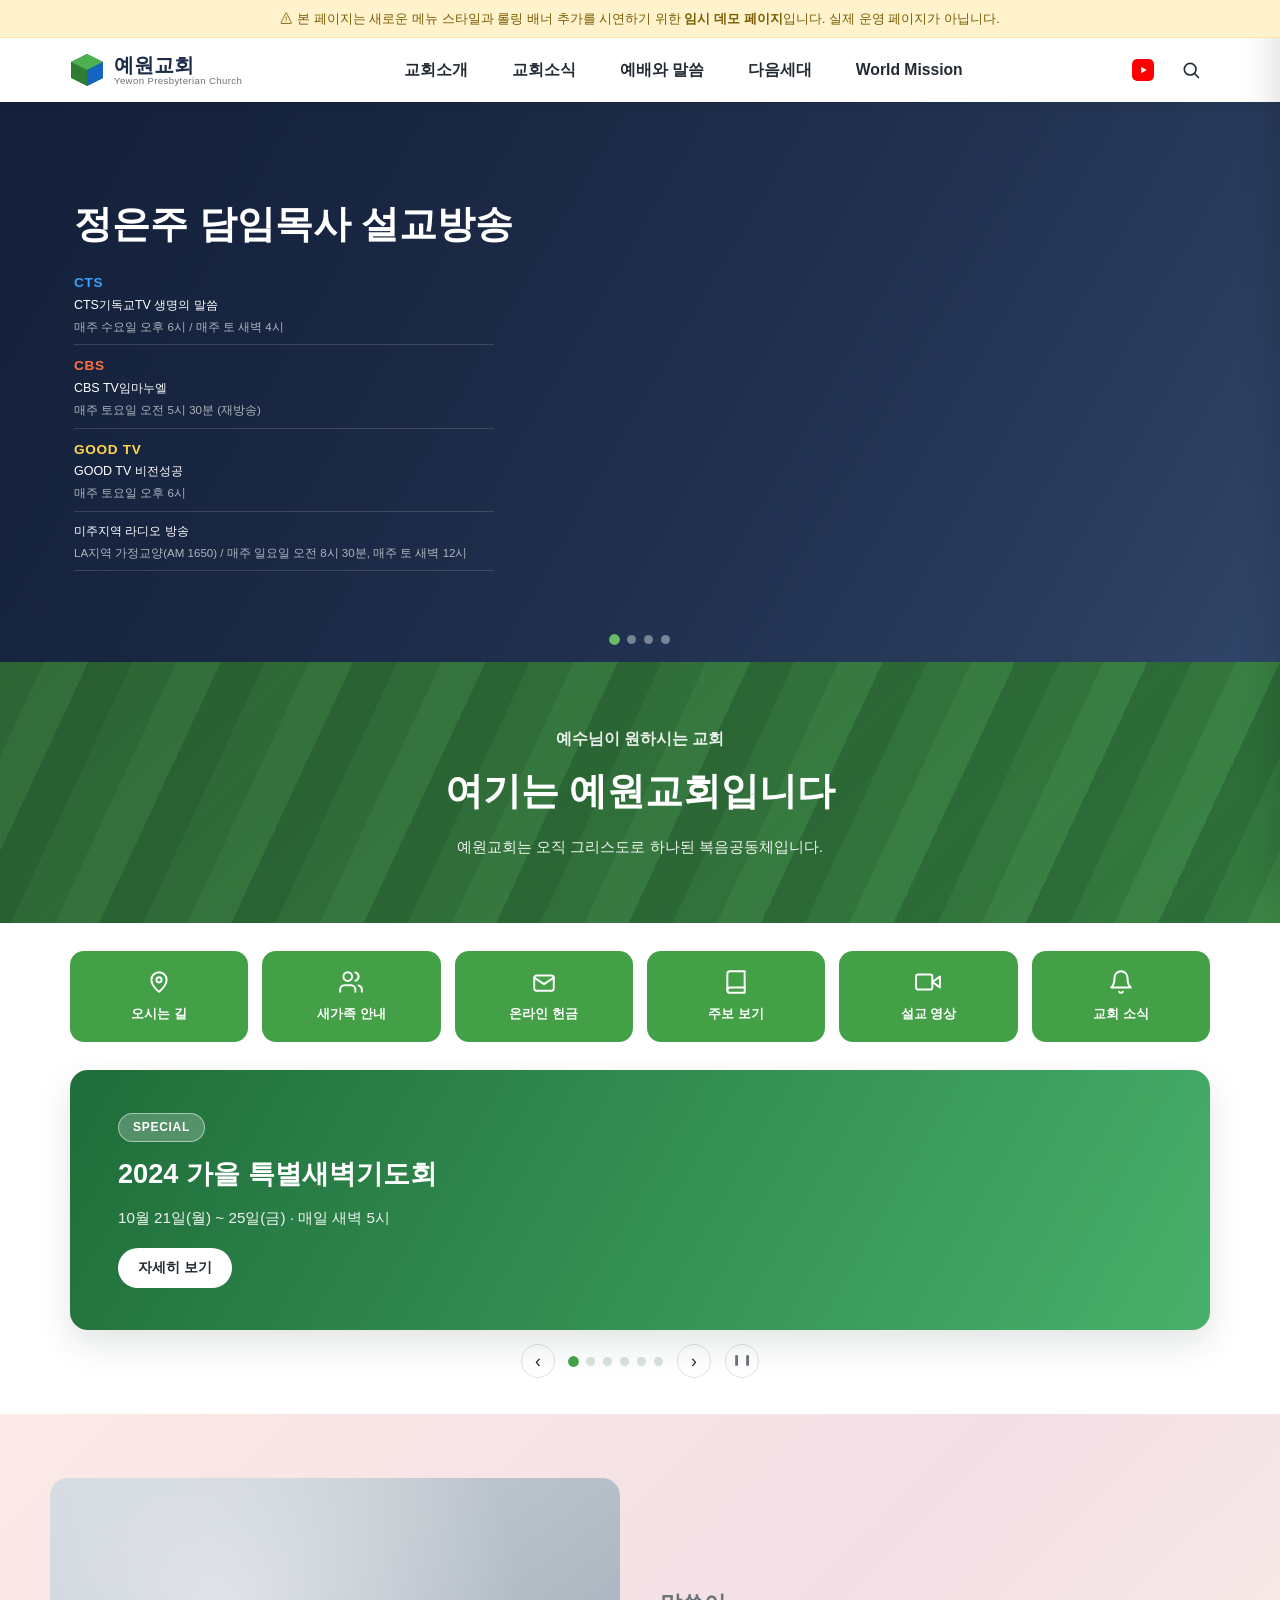
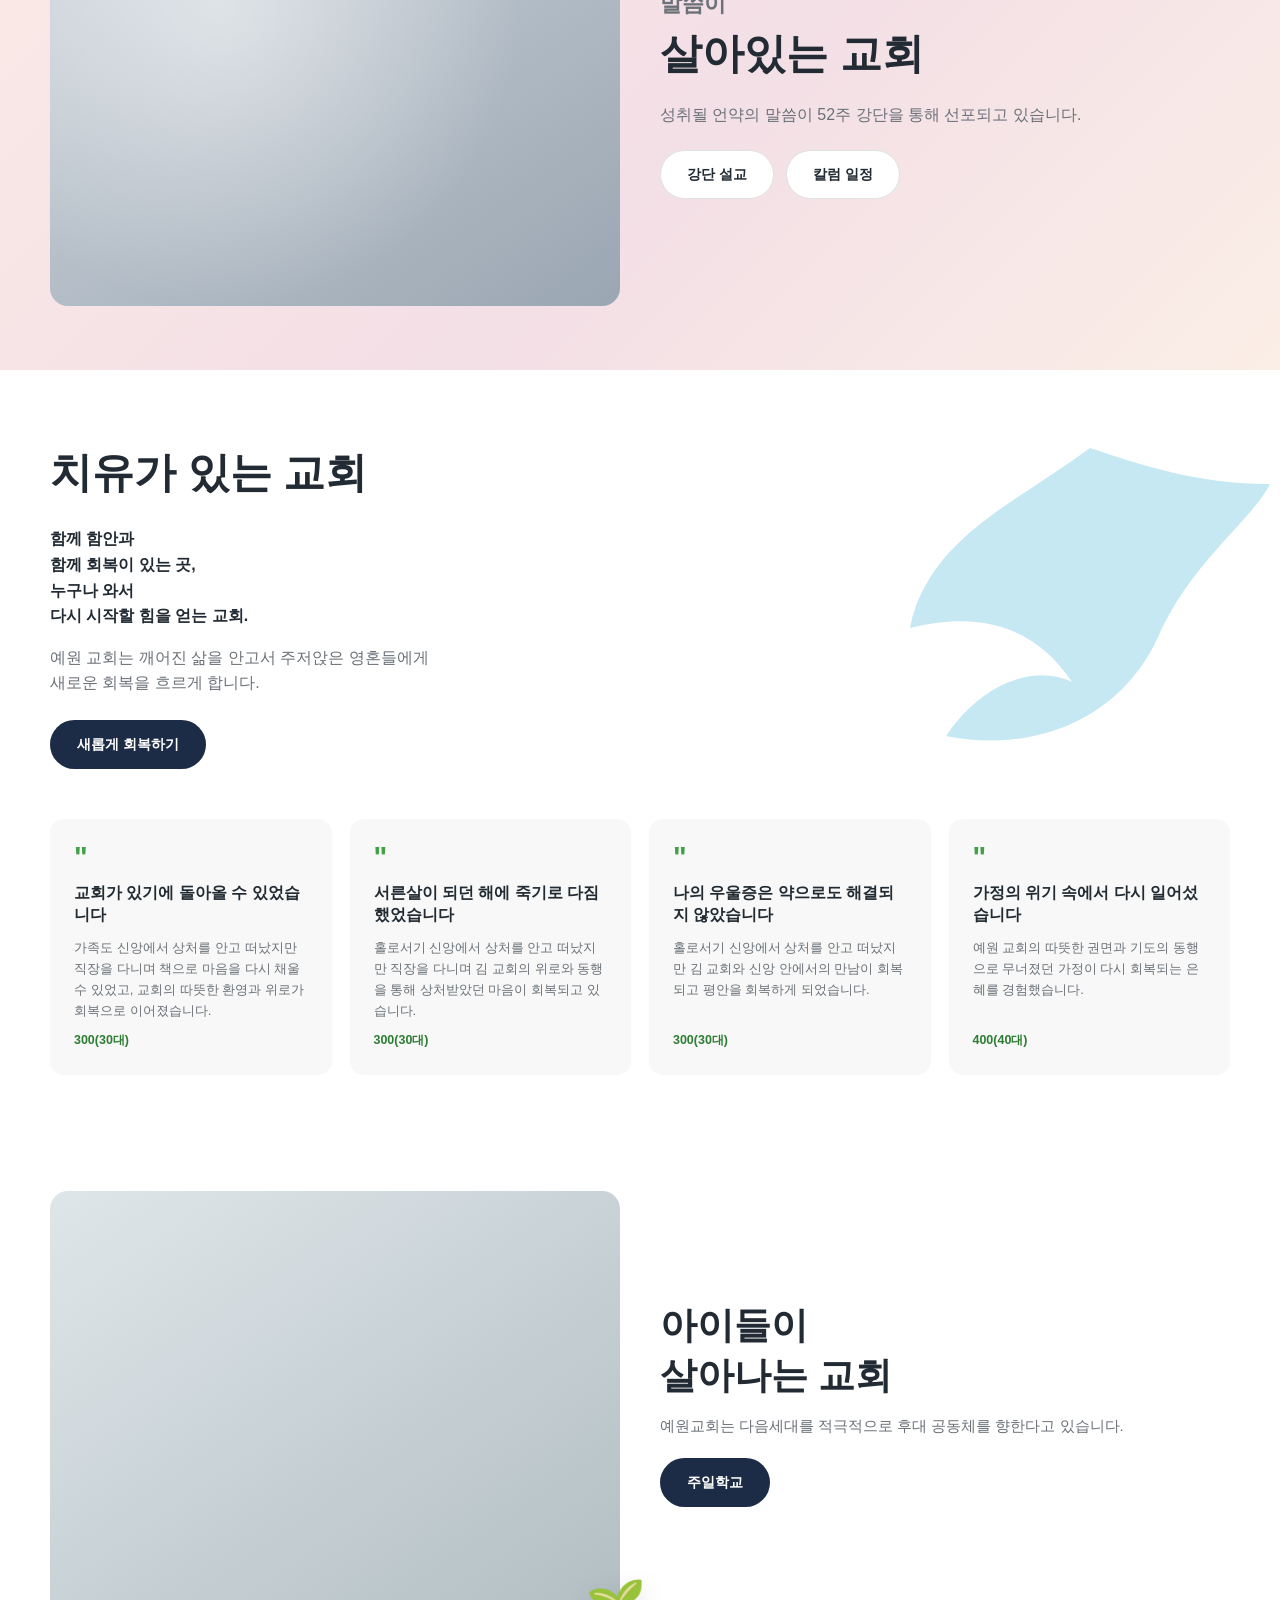
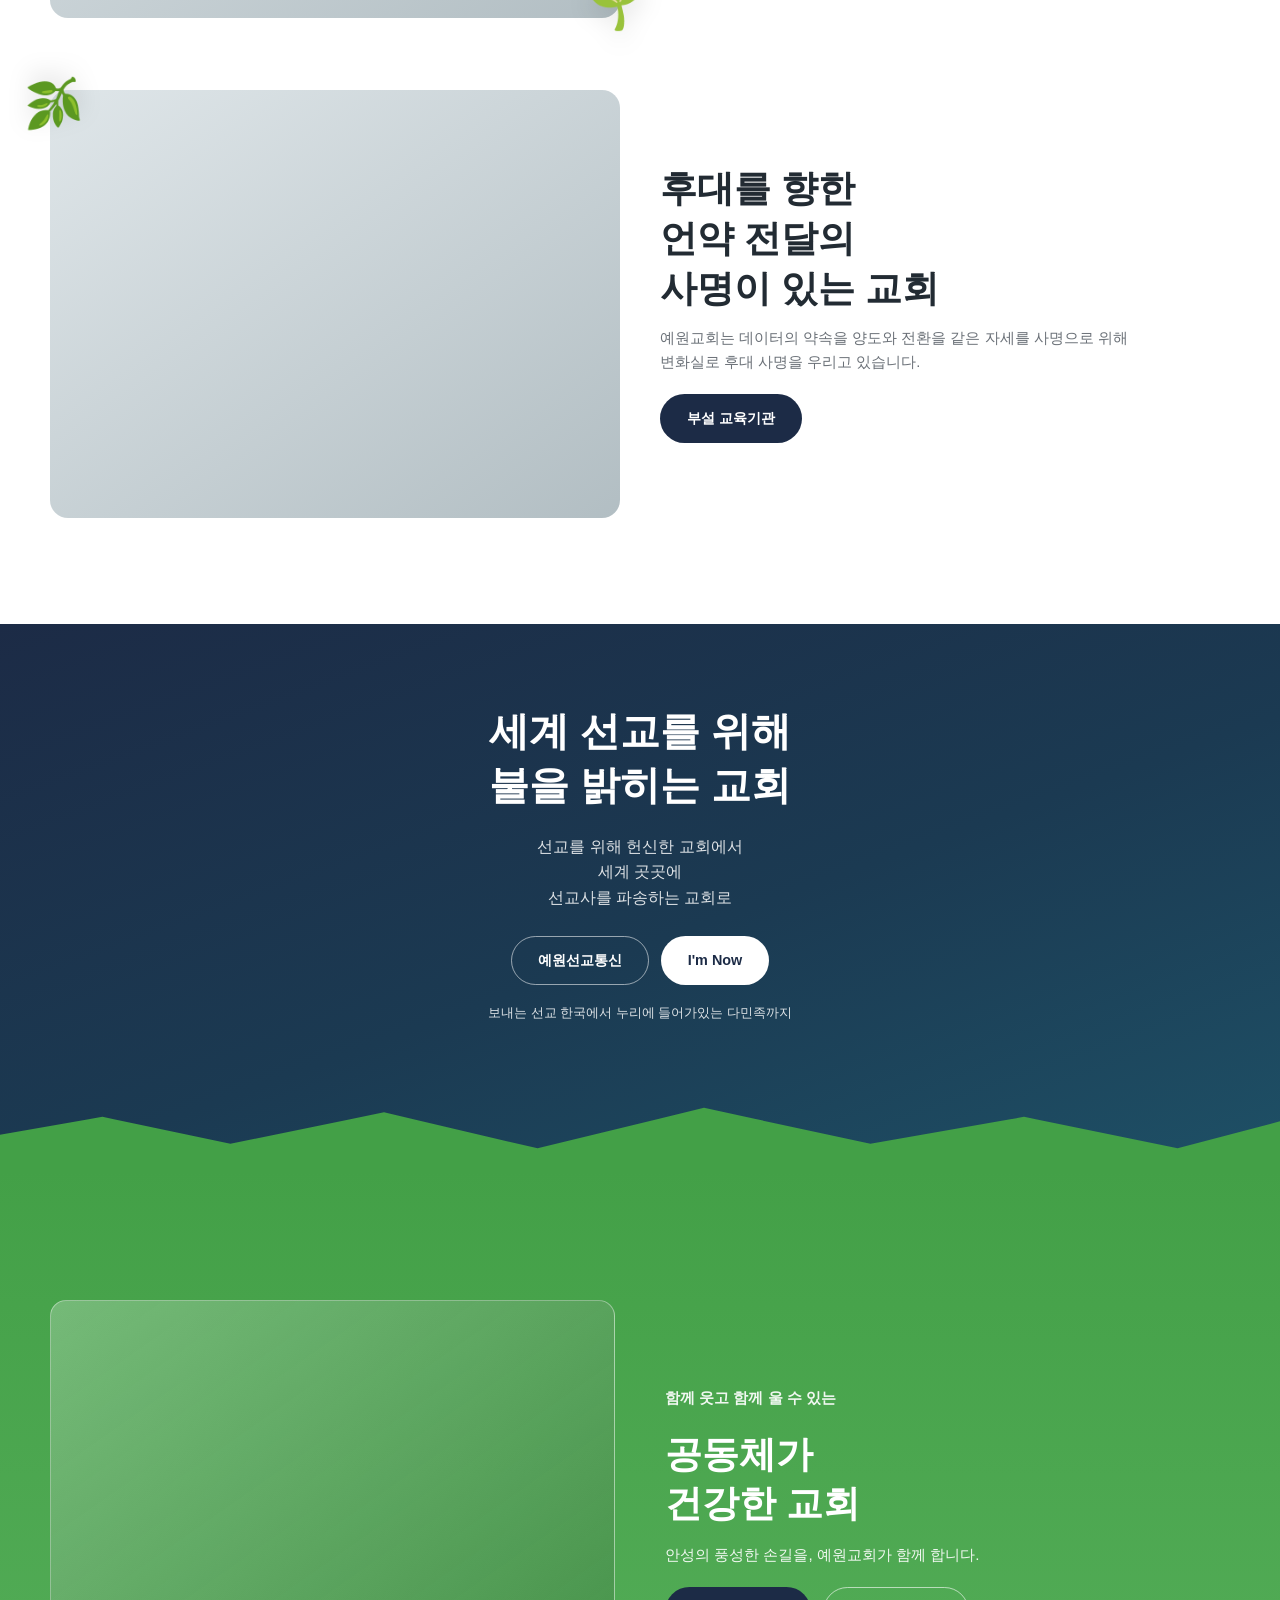
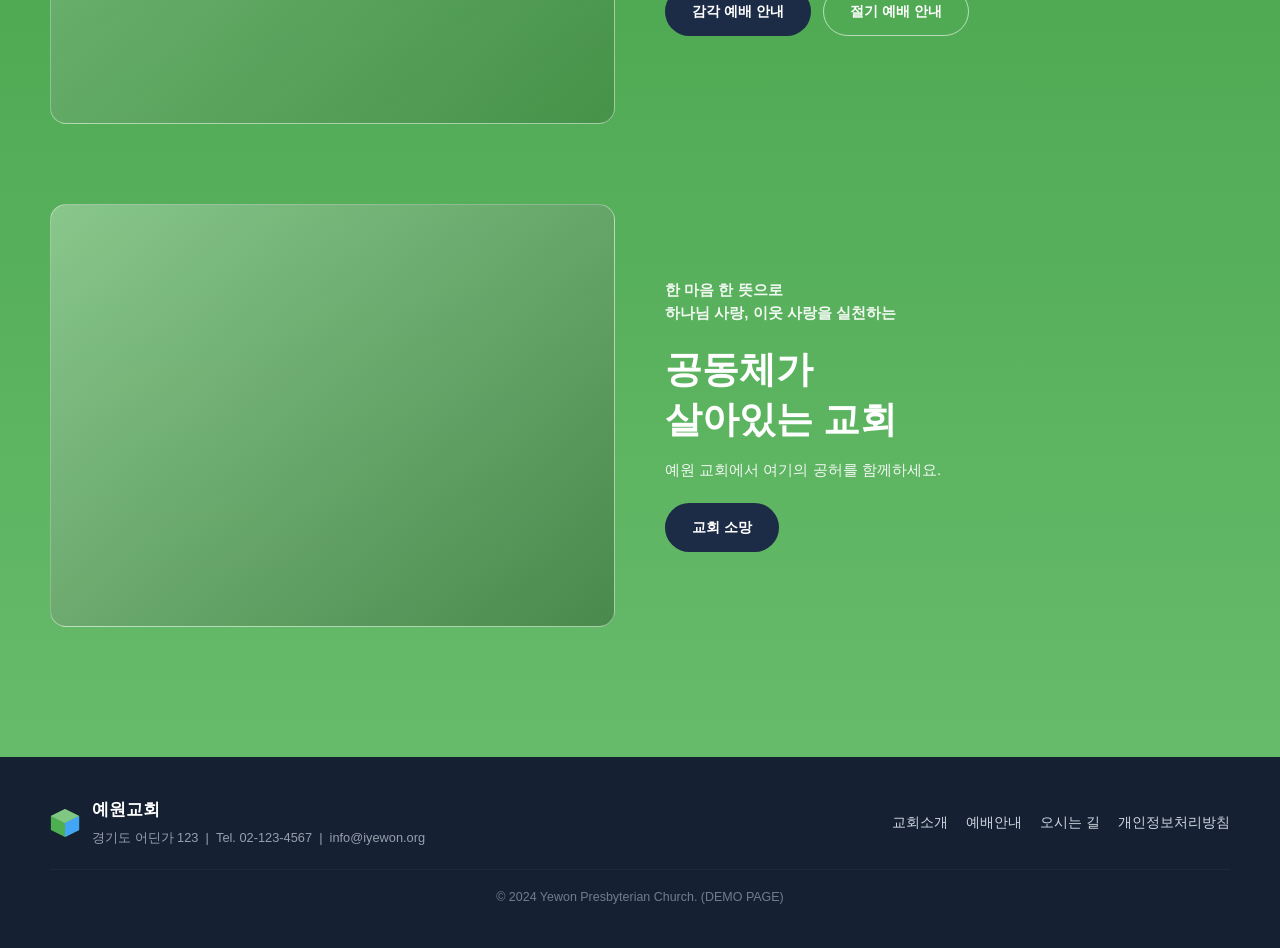
<file: demo/index.html>
<!DOCTYPE html>
<html lang="ko">
<head>
<meta charset="UTF-8">
<meta name="viewport" content="width=device-width, initial-scale=1.0">
<title>예원교회 - 시연용 임시 페이지 (DEMO)</title>
<link rel="stylesheet" href="css/style.css">
</head>
<body>

<!-- 데모 안내 배너 -->
<div class="demo-notice">⚠ 본 페이지는 새로운 메뉴 스타일과 롤링 배너 추가를 시연하기 위한 <strong>임시 데모 페이지</strong>입니다. 실제 운영 페이지가 아닙니다.</div>

<!-- ========== HEADER ========== -->
<header class="site-header" id="siteHeader">
  <div class="header-inner">
    <a href="#" class="logo">
      <span class="logo-mark" aria-hidden="true">
        <svg width="34" height="34" viewBox="0 0 34 34" fill="none" xmlns="http://www.w3.org/2000/svg">
          <path d="M17 1 L33 9 V25 L17 33 L1 25 V9 Z" fill="#2e7d32"/>
          <path d="M17 1 L33 9 L17 17 L1 9 Z" fill="#4caf50"/>
          <path d="M17 17 L33 9 V25 L17 33 Z" fill="#1565c0"/>
        </svg>
      </span>
      <span class="logo-text">
        예원교회
        <small>Yewon Presbyterian Church</small>
      </span>
    </a>

    <nav class="main-nav" aria-label="주요 메뉴">
      <ul>
        <li class="has-sub">
          <a href="#">교회소개</a>
          <ul class="sub-menu">
            <li><a href="#">담임목사 소개</a></li>
            <li><a href="#">교회 비전 &amp; 연혁</a></li>
            <li><a href="#">섬기는 사람들</a></li>
            <li><a href="#">오시는 길</a></li>
          </ul>
        </li>
        <li class="has-sub">
          <a href="#">교회소식</a>
          <ul class="sub-menu">
            <li><a href="#">공지사항</a></li>
            <li><a href="#">주간 소식지</a></li>
            <li><a href="#">갤러리</a></li>
          </ul>
        </li>
        <li class="has-sub">
          <a href="#">예배와 말씀</a>
          <ul class="sub-menu">
            <li><a href="#">예배 안내</a></li>
            <li><a href="#">설교 영상</a></li>
            <li><a href="#">주일 칼럼</a></li>
          </ul>
        </li>
        <li class="has-sub">
          <a href="#">다음세대</a>
          <ul class="sub-menu">
            <li><a href="#">영아부 ~ 유치부</a></li>
            <li><a href="#">유년부 ~ 중고등부</a></li>
            <li><a href="#">청년부</a></li>
          </ul>
        </li>
        <li><a href="#">World Mission</a></li>
      </ul>
    </nav>

    <div class="header-actions">
      <a href="#" class="icon-btn youtube-btn" aria-label="유튜브 채널">
        <svg width="22" height="22" viewBox="0 0 24 24" fill="none" xmlns="http://www.w3.org/2000/svg">
          <rect width="24" height="24" rx="5" fill="#FF0000"/>
          <path d="M10 8.5L16 12L10 15.5V8.5Z" fill="#fff"/>
        </svg>
      </a>
      <button class="icon-btn search-btn" aria-label="검색">
        <svg width="20" height="20" viewBox="0 0 24 24" fill="none" stroke="currentColor" stroke-width="2" stroke-linecap="round">
          <circle cx="11" cy="11" r="7"/>
          <line x1="16.5" y1="16.5" x2="21" y2="21"/>
        </svg>
      </button>
      <button class="icon-btn menu-toggle" id="menuToggle" aria-label="전체 메뉴 열기">
        <span></span><span></span><span></span>
      </button>
    </div>
  </div>

  <!-- 모바일 메뉴 -->
  <div class="mobile-menu" id="mobileMenu">
    <ul>
      <li class="has-sub">
        <button class="mobile-toggle">교회소개</button>
        <ul class="mobile-sub">
          <li><a href="#">담임목사 소개</a></li>
          <li><a href="#">교회 비전 &amp; 연혁</a></li>
          <li><a href="#">섬기는 사람들</a></li>
          <li><a href="#">오시는 길</a></li>
        </ul>
      </li>
      <li class="has-sub">
        <button class="mobile-toggle">교회소식</button>
        <ul class="mobile-sub">
          <li><a href="#">공지사항</a></li>
          <li><a href="#">주간 소식지</a></li>
          <li><a href="#">갤러리</a></li>
        </ul>
      </li>
      <li class="has-sub">
        <button class="mobile-toggle">예배와 말씀</button>
        <ul class="mobile-sub">
          <li><a href="#">예배 안내</a></li>
          <li><a href="#">설교 영상</a></li>
          <li><a href="#">주일 칼럼</a></li>
        </ul>
      </li>
      <li class="has-sub">
        <button class="mobile-toggle">다음세대</button>
        <ul class="mobile-sub">
          <li><a href="#">영아부 ~ 유치부</a></li>
          <li><a href="#">유년부 ~ 중고등부</a></li>
          <li><a href="#">청년부</a></li>
        </ul>
      </li>
      <li><a href="#">World Mission</a></li>
    </ul>
  </div>
</header>
<div class="mobile-menu-backdrop" id="menuBackdrop"></div>

<!-- ========== HERO SLIDER ========== -->
<section class="hero" aria-label="대표 슬라이드">
  <div class="hero-slides" id="heroSlides">
    <div class="hero-slide hero-bg-1 is-active">
      <div class="hero-content">
        <h1>정은주 담임목사 설교방송</h1>
        <ul class="media-list">
          <li><span class="media-badge media-cts">CTS</span> CTS기독교TV 생명의 말씀 <small>매주 수요일 오후 6시 / 매주 토 새벽 4시</small></li>
          <li><span class="media-badge media-cbs">CBS</span> CBS TV임마누엘 <small>매주 토요일 오전 5시 30분 (재방송)</small></li>
          <li><span class="media-badge media-good">GOOD TV</span> GOOD TV 비전성공 <small>매주 토요일 오후 6시</small></li>
          <li>미주지역 라디오 방송 <small>LA지역 가정교양(AM 1650) / 매주 일요일 오전 8시 30분, 매주 토 새벽 12시</small></li>
        </ul>
      </div>
    </div>
    <div class="hero-slide hero-bg-2">
      <div class="hero-content">
        <h1>2024 가을 특별새벽기도회</h1>
        <p class="hero-sub">새벽을 깨우는 기도, 다시 회복의 자리로 나아갑니다.</p>
      </div>
    </div>
    <div class="hero-slide hero-bg-3">
      <div class="hero-content">
        <h1>다음세대와 함께 세우는 교회</h1>
        <p class="hero-sub">예원의 미래, 우리 아이들을 함께 키워갑니다.</p>
      </div>
    </div>
    <div class="hero-slide hero-bg-4">
      <div class="hero-content">
        <h1>온 가족이 함께 드리는 예배</h1>
        <p class="hero-sub">주일 1부 9시 / 2부 11시 / 3부 오후 1시</p>
      </div>
    </div>
  </div>
  <div class="hero-dots" id="heroDots"></div>
</section>

<!-- ========== 인트로 그린 배너 ========== -->
<section class="intro-banner">
  <div class="intro-inner">
    <p class="intro-eyebrow">예수님이 원하시는 교회</p>
    <h2>여기는 예원교회입니다</h2>
    <p class="intro-desc">예원교회는 오직 그리스도로 하나된 복음공동체입니다.</p>
  </div>
</section>

<!-- ========== 퀵메뉴 ========== -->
<nav class="quick-menu" aria-label="바로가기 메뉴">
  <a href="#" class="quick-item">
    <span class="quick-icon" aria-hidden="true">
      <svg viewBox="0 0 24 24" fill="none" stroke="currentColor" stroke-width="1.8" stroke-linecap="round" stroke-linejoin="round"><path d="M12 21s-7-5.2-7-11a7 7 0 0 1 14 0c0 5.8-7 11-7 11Z"/><circle cx="12" cy="10" r="2.4"/></svg>
    </span>
    오시는 길
  </a>
  <a href="#" class="quick-item">
    <span class="quick-icon" aria-hidden="true">
      <svg viewBox="0 0 24 24" fill="none" stroke="currentColor" stroke-width="1.8" stroke-linecap="round" stroke-linejoin="round"><path d="M16 21v-2a4 4 0 0 0-4-4H6a4 4 0 0 0-4 4v2"/><circle cx="9" cy="7" r="4"/><path d="M22 21v-2a4 4 0 0 0-3-3.87"/><path d="M16 3.13a4 4 0 0 1 0 7.75"/></svg>
    </span>
    새가족 안내
  </a>
  <a href="#" class="quick-item">
    <span class="quick-icon" aria-hidden="true">
      <svg viewBox="0 0 24 24" fill="none" stroke="currentColor" stroke-width="1.8" stroke-linecap="round" stroke-linejoin="round"><rect x="3" y="6" width="18" height="14" rx="2"/><path d="M3 8 12 14 21 8"/></svg>
    </span>
    온라인 헌금
  </a>
  <a href="#" class="quick-item">
    <span class="quick-icon" aria-hidden="true">
      <svg viewBox="0 0 24 24" fill="none" stroke="currentColor" stroke-width="1.8" stroke-linecap="round" stroke-linejoin="round"><path d="M4 19.5A2.5 2.5 0 0 1 6.5 17H20"/><path d="M6.5 2H20v20H6.5A2.5 2.5 0 0 1 4 19.5v-15A2.5 2.5 0 0 1 6.5 2Z"/></svg>
    </span>
    주보 보기
  </a>
  <a href="#" class="quick-item">
    <span class="quick-icon" aria-hidden="true">
      <svg viewBox="0 0 24 24" fill="none" stroke="currentColor" stroke-width="1.8" stroke-linecap="round" stroke-linejoin="round"><polygon points="23 7 16 12 23 17 23 7"/><rect x="1" y="5" width="15" height="14" rx="2"/></svg>
    </span>
    설교 영상
  </a>
  <a href="#" class="quick-item">
    <span class="quick-icon" aria-hidden="true">
      <svg viewBox="0 0 24 24" fill="none" stroke="currentColor" stroke-width="1.8" stroke-linecap="round" stroke-linejoin="round"><path d="M18 8A6 6 0 0 0 6 8c0 7-3 9-3 9h18s-3-2-3-9"/><path d="M13.73 21a2 2 0 0 1-3.46 0"/></svg>
    </span>
    교회 소식
  </a>
</nav>

<!-- ========== NEW: 롤링 배너 (신규 추가) ========== -->
<section class="rolling-banner" aria-label="교회 소식 롤링 배너">
  <div class="rolling-banner-inner">
    <div class="rolling-track" id="rollingTrack">
      <article class="roll-slide roll-1 is-active">
        <div class="roll-tag">SPECIAL</div>
        <h3>2024 가을 특별새벽기도회</h3>
        <p>10월 21일(월) ~ 25일(금) · 매일 새벽 5시</p>
        <a href="#" class="roll-btn">자세히 보기</a>
      </article>
      <article class="roll-slide roll-2">
        <div class="roll-tag">행사</div>
        <h3>추수감사절 감사예배 안내</h3>
        <p>11월 17일(주일) · 본당 통합예배로 진행</p>
        <a href="#" class="roll-btn">자세히 보기</a>
      </article>
      <article class="roll-slide roll-3">
        <div class="roll-tag">다음세대</div>
        <h3>2024 가을 수련회 참가 신청</h3>
        <p>유년부 ~ 청년부 대상 · 신청 마감 D-7</p>
        <a href="#" class="roll-btn">신청하기</a>
      </article>
      <article class="roll-slide roll-4">
        <div class="roll-tag">안내</div>
        <h3>온라인 헌금 시스템 오픈</h3>
        <p>홈페이지에서 간편하게 헌금할 수 있습니다</p>
        <a href="#" class="roll-btn">이용 안내</a>
      </article>
      <article class="roll-slide roll-5">
        <div class="roll-tag">말씀</div>
        <h3>성경통독 프로그램 모집</h3>
        <p>매주 화요일 저녁 7시 · 온라인 병행</p>
        <a href="#" class="roll-btn">신청하기</a>
      </article>
      <article class="roll-slide roll-6">
        <div class="roll-tag">선교</div>
        <h3>선교지 후원 캠페인</h3>
        <p>세계 곳곳의 선교사님들을 함께 후원해주세요</p>
        <a href="#" class="roll-btn">후원하기</a>
      </article>
    </div>

    <div class="rolling-controls">
      <button class="roll-arrow roll-prev" id="rollPrev" aria-label="이전 배너">‹</button>
      <div class="rolling-dots" id="rollDots"></div>
      <button class="roll-arrow roll-next" id="rollNext" aria-label="다음 배너">›</button>
      <button class="roll-play" id="rollPlay" aria-label="자동재생 일시정지">❙❙</button>
    </div>
  </div>
</section>

<!-- ========== 말씀이 살아있는 교회 ========== -->
<section class="word-section">
  <div class="word-inner">
    <div class="word-photo" aria-hidden="true"></div>
    <div class="word-content">
      <p class="word-eyebrow">말씀이</p>
      <h2>살아있는 교회</h2>
      <p class="word-desc">성취될 언약의 말씀이 52주 강단을 통해 선포되고 있습니다.</p>
      <div class="word-actions">
        <a href="#" class="btn btn-outline">강단 설교</a>
        <a href="#" class="btn btn-outline">칼럼 일정</a>
      </div>
    </div>
  </div>
</section>

<!-- ========== 치유가 있는 교회 ========== -->
<section class="healing-section">
  <div class="healing-inner">
    <div class="healing-head">
      <h2>치유가 있는 교회</h2>
      <p>
        함께 함안과<br>
        함께 회복이 있는 곳,<br>
        누구나 와서<br>
        다시 시작할 힘을 얻는 교회.
      </p>
      <p class="healing-sub">예원 교회는 깨어진 삶을 안고서 주저앉은 영혼들에게 새로운 회복을 흐르게 합니다.</p>
      <a href="#" class="btn btn-dark">새롭게 회복하기</a>
    </div>
    <div class="healing-bird" aria-hidden="true">
      <svg viewBox="0 0 200 200" xmlns="http://www.w3.org/2000/svg">
        <path d="M100 10 C 60 40, 10 60, 0 110 C 40 100, 70 110, 90 140 C 70 130, 40 140, 20 170 C 70 180, 120 160, 140 110 C 160 70, 190 50, 200 30 C 160 30, 130 20, 100 10 Z" fill="#bfe6f2"/>
      </svg>
    </div>
  </div>

  <div class="testimonial-row">
    <div class="testimonial-card">
      <div class="quote-mark">"</div>
      <h4>교회가 있기에 돌아올 수 있었습니다</h4>
      <p>가족도 신앙에서 상처를 안고 떠났지만 직장을 다니며 책으로 마음을 다시 채울 수 있었고, 교회의 따뜻한 환영과 위로가 회복으로 이어졌습니다.</p>
      <span class="testimonial-meta">300(30대)</span>
    </div>
    <div class="testimonial-card">
      <div class="quote-mark">"</div>
      <h4>서른살이 되던 해에 죽기로 다짐했었습니다</h4>
      <p>홀로서기 신앙에서 상처를 안고 떠났지만 직장을 다니며 김 교회의 위로와 동행을 통해 상처받았던 마음이 회복되고 있습니다.</p>
      <span class="testimonial-meta">300(30대)</span>
    </div>
    <div class="testimonial-card">
      <div class="quote-mark">"</div>
      <h4>나의 우울증은 약으로도 해결되지 않았습니다</h4>
      <p>홀로서기 신앙에서 상처를 안고 떠났지만 김 교회와 신앙 안에서의 만남이 회복되고 평안을 회복하게 되었습니다.</p>
      <span class="testimonial-meta">300(30대)</span>
    </div>
    <div class="testimonial-card">
      <div class="quote-mark">"</div>
      <h4>가정의 위기 속에서 다시 일어섰습니다</h4>
      <p>예원 교회의 따뜻한 권면과 기도의 동행으로 무너졌던 가정이 다시 회복되는 은혜를 경험했습니다.</p>
      <span class="testimonial-meta">400(40대)</span>
    </div>
  </div>
</section>

<!-- ========== 아이들이 살아나는 교회 ========== -->
<section class="kids-section">
  <div class="kids-row">
    <div class="kids-photo" aria-hidden="true">
      <span class="leaf leaf-1">🌱</span>
    </div>
    <div class="kids-content">
      <h2>아이들이<br>살아나는 교회</h2>
      <p>예원교회는 다음세대를 적극적으로 후대 공동체를 향한다고 있습니다.</p>
      <a href="#" class="btn btn-dark">주일학교</a>
    </div>
  </div>

  <div class="kids-row reverse">
    <div class="kids-content">
      <h2>후대를 향한<br>언약 전달의<br>사명이 있는 교회</h2>
      <p>예원교회는 데이터의 약속을 양도와 전환을 같은 자세를 사명으로 위해<br>변화실로 후대 사명을 우리고 있습니다.</p>
      <a href="#" class="btn btn-dark">부설 교육기관</a>
    </div>
    <div class="kids-photo" aria-hidden="true">
      <span class="leaf leaf-2">🌿</span>
    </div>
  </div>
</section>

<!-- ========== 세계 선교를 위해 불을 밝히는 교회 ========== -->
<section class="mission-section">
  <div class="mission-inner">
    <h2>세계 선교를 위해<br>불을 밝히는 교회</h2>
    <p>
      선교를 위해 헌신한 교회에서<br>
      세계 곳곳에<br>
      선교사를 파송하는 교회로
    </p>
    <div class="mission-actions">
      <a href="#" class="btn btn-outline-light">예원선교통신</a>
      <a href="#" class="btn btn-fill-light">I'm Now</a>
    </div>
  </div>
  <p class="mission-sub-text">보내는 선교 한국에서 누리에 들어가있는 다민족까지</p>
</section>

<!-- ========== 공동체가 건강한 교회 ========== -->
<section class="community-section">
  <div class="community-row">
    <div class="community-photo" aria-hidden="true"></div>
    <div class="community-content">
      <p class="community-eyebrow">함께 웃고 함께 울 수 있는</p>
      <h2>공동체가<br>건강한 교회</h2>
      <p>안성의 풍성한 손길을, 예원교회가 함께 합니다.</p>
      <div class="community-actions">
        <a href="#" class="btn btn-dark">감각 예배 안내</a>
        <a href="#" class="btn btn-outline">절기 예배 안내</a>
      </div>
    </div>
  </div>

  <div class="community-row reverse">
    <div class="community-content">
      <p class="community-eyebrow">한 마음 한 뜻으로<br>하나님 사랑, 이웃 사랑을 실천하는</p>
      <h2>공동체가<br>살아있는 교회</h2>
      <p>예원 교회에서 여기의 공허를 함께하세요.</p>
      <a href="#" class="btn btn-dark">교회 소망</a>
    </div>
    <div class="community-photo community-photo-2" aria-hidden="true"></div>
  </div>
</section>

<!-- ========== FOOTER ========== -->
<footer class="site-footer">
  <div class="footer-inner">
    <div class="footer-brand">
      <span class="logo-mark" aria-hidden="true">
        <svg width="30" height="30" viewBox="0 0 34 34" fill="none" xmlns="http://www.w3.org/2000/svg">
          <path d="M17 1 L33 9 V25 L17 33 L1 25 V9 Z" fill="#4caf50"/>
          <path d="M17 1 L33 9 L17 17 L1 9 Z" fill="#81c784"/>
          <path d="M17 17 L33 9 V25 L17 33 Z" fill="#42a5f5"/>
        </svg>
      </span>
      <div>
        <strong>예원교회</strong>
        <p>경기도 어딘가 123 &nbsp;|&nbsp; Tel. 02-123-4567 &nbsp;|&nbsp; info@iyewon.org</p>
      </div>
    </div>
    <ul class="footer-links">
      <li><a href="#">교회소개</a></li>
      <li><a href="#">예배안내</a></li>
      <li><a href="#">오시는 길</a></li>
      <li><a href="#">개인정보처리방침</a></li>
    </ul>
    <p class="footer-copy">&copy; 2024 Yewon Presbyterian Church. (DEMO PAGE)</p>
  </div>
</footer>

<script src="js/main.js"></script>
</body>
</html>
</file>
<file: demo/css/style.css>
/* =========================================================
   예원교회 시연용 임시 페이지 (DEMO)
   - 새 메뉴 스타일 + 롤링 배너 추가 + 일부 스타일 변경 시연
   ========================================================= */

:root{
  --green-1:#2e7d32;
  --green-2:#43a047;
  --green-3:#66bb6a;
  --green-light:#eaf6ec;
  --navy:#1c2b46;
  --navy-2:#2c3f63;
  --text-dark:#222b33;
  --text-mute:#6b7178;
  --pink-1:#fbeae6;
  --pink-2:#f3dfe6;
  --header-h:64px;
  --max-w:1180px;
  font-size:16px;
}

*{ box-sizing:border-box; margin:0; padding:0; }

html{ scroll-behavior:smooth; }

body{
  font-family:"Apple SD Gothic Neo","Malgun Gothic","Noto Sans KR",-apple-system,BlinkMacSystemFont,sans-serif;
  color:var(--text-dark);
  line-height:1.6;
  -webkit-font-smoothing:antialiased;
  overflow-x:hidden;
}

img{ max-width:100%; display:block; }
a{ color:inherit; text-decoration:none; }
ul{ list-style:none; }

/* ---------- 데모 안내 배너 ---------- */
.demo-notice{
  background:#fff3cd;
  color:#7a5b00;
  text-align:center;
  font-size:.82rem;
  padding:8px 16px;
  border-bottom:1px solid #ffe69c;
  position:relative;
  z-index:500;
}

/* =========================================================
   HEADER / 새 메뉴 스타일
   ========================================================= */
.site-header{
  position:sticky;
  top:0;
  z-index:200;
  background:#ffffff;
  box-shadow:0 2px 10px rgba(0,0,0,.06);
}

.header-inner{
  max-width:var(--max-w);
  margin:0 auto;
  height:var(--header-h);
  display:flex;
  align-items:center;
  justify-content:space-between;
  padding:0 20px;
  gap:24px;
}

.logo{
  display:flex;
  align-items:center;
  gap:10px;
  flex-shrink:0;
}
.logo-mark{ display:flex; }
.logo-text{
  font-size:1.25rem;
  font-weight:800;
  color:var(--navy);
  line-height:1.1;
  display:flex;
  flex-direction:column;
}
.logo-text small{
  font-size:.6rem;
  font-weight:500;
  letter-spacing:.04em;
  color:var(--text-mute);
}

/* 새 메인 메뉴: 밑줄 애니메이션 + 드롭다운 */
.main-nav{ flex:1; display:flex; justify-content:center; }
.main-nav > ul{
  display:flex;
  gap:8px;
}
.main-nav > ul > li{ position:relative; }
.main-nav > ul > li > a{
  display:flex;
  align-items:center;
  height:var(--header-h);
  padding:0 18px;
  font-size:.98rem;
  font-weight:700;
  color:var(--text-dark);
  position:relative;
  transition:color .2s;
}
.main-nav > ul > li > a::after{
  content:"";
  position:absolute;
  left:18px; right:18px; bottom:14px;
  height:3px;
  border-radius:3px;
  background:var(--green-2);
  transform:scaleX(0);
  transform-origin:center;
  transition:transform .25s ease;
}
.main-nav > ul > li:hover > a{ color:var(--green-1); }
.main-nav > ul > li:hover > a::after{ transform:scaleX(1); }

/* 드롭다운 서브메뉴 */
.sub-menu{
  position:absolute;
  top:100%;
  left:50%;
  transform:translate(-50%,8px);
  min-width:180px;
  background:#fff;
  border-radius:12px;
  box-shadow:0 14px 32px rgba(20,40,30,.14);
  padding:10px;
  opacity:0;
  visibility:hidden;
  transition:opacity .2s ease, transform .2s ease;
}
.has-sub:hover .sub-menu{
  opacity:1;
  visibility:visible;
  transform:translate(-50%,0);
}
.sub-menu li a{
  display:block;
  padding:10px 14px;
  border-radius:8px;
  font-size:.9rem;
  font-weight:500;
  color:var(--text-dark);
  white-space:nowrap;
}
.sub-menu li a:hover{
  background:var(--green-light);
  color:var(--green-1);
}

/* 헤더 우측 액션 */
.header-actions{
  display:flex;
  align-items:center;
  gap:10px;
}
.icon-btn{
  width:38px; height:38px;
  display:flex;
  align-items:center;
  justify-content:center;
  border-radius:50%;
  border:none;
  background:transparent;
  color:var(--text-dark);
  cursor:pointer;
  transition:background .2s;
}
.icon-btn:hover{ background:var(--green-light); }
.youtube-btn svg{ border-radius:5px; }

/* 햄버거 */
.menu-toggle{
  flex-direction:column;
  gap:5px;
  display:none;
}
.menu-toggle span{
  display:block;
  width:20px; height:2px;
  background:var(--text-dark);
  border-radius:2px;
  transition:.25s;
}
.menu-toggle.is-open span:nth-child(1){ transform:translateY(7px) rotate(45deg); }
.menu-toggle.is-open span:nth-child(2){ opacity:0; }
.menu-toggle.is-open span:nth-child(3){ transform:translateY(-7px) rotate(-45deg); }

/* 모바일 메뉴 패널 */
.mobile-menu{
  position:fixed;
  top:0; right:0;
  width:min(320px,86%);
  height:100%;
  background:#fff;
  box-shadow:-8px 0 30px rgba(0,0,0,.12);
  transform:translateX(100%);
  transition:transform .3s ease;
  z-index:300;
  overflow-y:auto;
  padding:calc(var(--header-h) + 16px) 0 30px;
}
.mobile-menu.is-open{ transform:translateX(0); }
.mobile-menu > ul > li{ border-bottom:1px solid #eef1ef; }
.mobile-toggle{
  width:100%;
  text-align:left;
  background:none;
  border:none;
  font-size:1.02rem;
  font-weight:700;
  padding:16px 24px;
  cursor:pointer;
  position:relative;
  color:var(--text-dark);
}
.mobile-toggle::after{
  content:"+";
  position:absolute;
  right:24px;
  font-weight:400;
  color:var(--text-mute);
  transition:transform .2s;
}
.mobile-toggle.is-open::after{ content:"−"; }
.mobile-sub{
  max-height:0;
  overflow:hidden;
  transition:max-height .25s ease;
  background:var(--green-light);
}
.mobile-sub li a{
  display:block;
  padding:12px 40px;
  font-size:.92rem;
  color:var(--text-dark);
}
.mobile-menu > ul > li > a{
  display:block;
  padding:16px 24px;
  font-weight:700;
  font-size:1.02rem;
}

.mobile-menu-backdrop{
  position:fixed;
  inset:0;
  background:rgba(0,0,0,.35);
  opacity:0;
  visibility:hidden;
  transition:opacity .3s ease;
  z-index:290;
}
.mobile-menu-backdrop.is-open{ opacity:1; visibility:visible; }

/* =========================================================
   HERO SLIDER
   ========================================================= */
.hero{
  position:relative;
  height:min(560px,78vh);
  min-height:380px;
  overflow:hidden;
  background:var(--navy);
}
.hero-slides{ position:relative; height:100%; }
.hero-slide{
  position:absolute;
  inset:0;
  opacity:0;
  transition:opacity .8s ease;
  display:flex;
  align-items:center;
  background-size:cover;
  background-position:center;
}
.hero-slide.is-active{ opacity:1; }
.hero-slide::before{
  content:"";
  position:absolute; inset:0;
  background:linear-gradient(120deg, rgba(20,32,58,.92) 0%, rgba(20,32,58,.55) 45%, rgba(20,32,58,.25) 100%);
}
.hero-bg-1{ background-image:linear-gradient(120deg,#1c2b46,#2c3f63 60%,#3a5278); }
.hero-bg-2{ background-image:linear-gradient(120deg,#21442f,#2e7d32 60%,#4caf50); }
.hero-bg-3{ background-image:linear-gradient(120deg,#3a2e55,#5e4b8a 60%,#8d7bd1); }
.hero-bg-4{ background-image:linear-gradient(120deg,#1c4a5e,#226b85 60%,#3aa1c4); }

.hero-content{
  position:relative;
  z-index:2;
  max-width:var(--max-w);
  margin:0 auto;
  padding:0 24px;
  color:#fff;
  width:100%;
}
.hero-content h1{
  font-size:clamp(1.5rem,4vw,2.4rem);
  font-weight:800;
  margin-bottom:18px;
}
.hero-sub{
  font-size:1.05rem;
  opacity:.9;
}
.media-list{
  display:flex;
  flex-direction:column;
  gap:10px;
  max-width:420px;
}
.media-list li{
  font-size:.78rem;
  display:flex;
  flex-direction:column;
  gap:2px;
  border-bottom:1px solid rgba(255,255,255,.15);
  padding-bottom:8px;
}
.media-list li small{ color:rgba(255,255,255,.65); font-size:.72rem; }
.media-badge{
  display:inline-block;
  font-weight:800;
  font-size:.85rem;
  letter-spacing:.05em;
  margin-right:6px;
}
.media-cts{ color:#3aa1ff; }
.media-cbs{ color:#ff7043; }
.media-good{ color:#ffd54f; }

.hero-dots{
  position:absolute;
  left:50%;
  bottom:18px;
  transform:translateX(-50%);
  display:flex;
  gap:8px;
  z-index:3;
}
.hero-dots button{
  width:9px; height:9px;
  border-radius:50%;
  border:none;
  background:rgba(255,255,255,.4);
  cursor:pointer;
  transition:background .2s, transform .2s;
}
.hero-dots button.is-active{
  background:var(--green-3);
  transform:scale(1.2);
}

/* =========================================================
   인트로 그린 배너
   ========================================================= */
.intro-banner{
  background:
    linear-gradient(135deg, rgba(30,70,40,.55), rgba(30,90,50,.35)),
    repeating-linear-gradient(115deg, #3f8a45 0 40px, #4a9a4f 40px 80px, #357a3c 80px 120px);
  text-align:center;
  padding:64px 20px;
  color:#fff;
}
.intro-eyebrow{
  font-size:1rem;
  font-weight:600;
  opacity:.9;
  margin-bottom:8px;
}
.intro-banner h2{
  font-size:clamp(1.6rem,4vw,2.4rem);
  font-weight:800;
  margin-bottom:14px;
}
.intro-desc{ font-size:.95rem; opacity:.92; }

/* =========================================================
   퀵메뉴
   ========================================================= */
.quick-menu{
  max-width:var(--max-w);
  margin:0 auto;
  display:grid;
  grid-template-columns:repeat(6,1fr);
  gap:14px;
  padding:28px 20px;
}
.quick-item{
  background:var(--green-2);
  color:#fff;
  border-radius:14px;
  display:flex;
  flex-direction:column;
  align-items:center;
  justify-content:center;
  gap:8px;
  padding:18px 6px;
  font-size:.82rem;
  font-weight:700;
  text-align:center;
  transition:transform .2s, background .2s;
}
.quick-item:hover{ background:var(--green-1); transform:translateY(-3px); }
.quick-icon{ width:26px; height:26px; }
.quick-icon svg{ width:100%; height:100%; }

/* =========================================================
   NEW: 롤링 배너 (신규 추가 영역)
   ========================================================= */
.rolling-banner{
  max-width:var(--max-w);
  margin:0 auto;
  padding:0 20px 36px;
}
.rolling-banner-inner{ position:relative; }
.rolling-track{
  position:relative;
  height:260px;
  border-radius:18px;
  overflow:hidden;
  box-shadow:0 14px 34px rgba(20,40,30,.12);
}
.roll-slide{
  position:absolute;
  inset:0;
  display:flex;
  flex-direction:column;
  align-items:flex-start;
  justify-content:center;
  gap:10px;
  padding:36px 48px;
  color:#fff;
  opacity:0;
  transform:scale(1.02);
  transition:opacity .7s ease, transform .9s ease;
  pointer-events:none;
}
.roll-slide.is-active{
  opacity:1;
  transform:scale(1);
  pointer-events:auto;
}
.roll-1{ background:linear-gradient(120deg,#1f6d3a,#48b06a); }
.roll-2{ background:linear-gradient(120deg,#b15a2e,#e89a4d); }
.roll-3{ background:linear-gradient(120deg,#2c4f8c,#5a8ce0); }
.roll-4{ background:linear-gradient(120deg,#7a3f9d,#b06fdc); }
.roll-5{ background:linear-gradient(120deg,#1f7a7a,#4cc2c2); }
.roll-6{ background:linear-gradient(120deg,#8c2c4f,#e0608a); }

.roll-tag{
  display:inline-block;
  background:rgba(255,255,255,.22);
  border:1px solid rgba(255,255,255,.5);
  border-radius:999px;
  padding:4px 14px;
  font-size:.75rem;
  font-weight:700;
  letter-spacing:.06em;
}
.roll-slide h3{
  font-size:clamp(1.2rem,3vw,1.7rem);
  font-weight:800;
}
.roll-slide p{ font-size:.95rem; opacity:.92; }
.roll-btn{
  margin-top:8px;
  background:#fff;
  color:var(--text-dark);
  font-weight:700;
  font-size:.85rem;
  padding:9px 20px;
  border-radius:999px;
  transition:transform .2s;
}
.roll-btn:hover{ transform:translateY(-2px); }

.rolling-controls{
  display:flex;
  align-items:center;
  justify-content:center;
  gap:14px;
  margin-top:14px;
}
.roll-arrow{
  width:34px; height:34px;
  border-radius:50%;
  border:1px solid #dde3df;
  background:#fff;
  font-size:1.1rem;
  line-height:1;
  cursor:pointer;
  display:flex;
  align-items:center;
  justify-content:center;
  color:var(--text-dark);
  transition:background .2s, color .2s;
}
.roll-arrow:hover{ background:var(--green-2); color:#fff; border-color:var(--green-2); }
.rolling-dots{ display:flex; gap:8px; }
.rolling-dots button{
  width:9px; height:9px;
  border-radius:50%;
  border:none;
  background:#d8e3da;
  cursor:pointer;
  transition:background .2s, transform .2s;
}
.rolling-dots button.is-active{ background:var(--green-2); transform:scale(1.2); }
.roll-play{
  width:34px; height:34px;
  border-radius:50%;
  border:1px solid #dde3df;
  background:#fff;
  cursor:pointer;
  font-size:.7rem;
  color:var(--text-mute);
  display:flex; align-items:center; justify-content:center;
}
.roll-play:hover{ background:var(--green-light); }

/* =========================================================
   말씀이 살아있는 교회
   ========================================================= */
.word-section{
  background:
    linear-gradient(135deg, var(--pink-1) 0%, var(--pink-2) 55%, #fbeee6 100%);
  padding:64px 20px;
}
.word-inner{
  max-width:var(--max-w);
  margin:0 auto;
  display:grid;
  grid-template-columns:1fr 1fr;
  gap:40px;
  align-items:center;
}
.word-photo{
  aspect-ratio:4/3;
  border-radius:18px;
  background:linear-gradient(145deg,#cfd6dd,#9aa6b2);
  background-image:
    radial-gradient(circle at 30% 30%, rgba(255,255,255,.5), transparent 60%),
    linear-gradient(145deg,#cfd6dd,#9aa6b2);
}
.word-eyebrow{ font-size:1.4rem; font-weight:700; color:var(--text-mute); }
.word-content h2{ font-size:clamp(1.8rem,4vw,2.6rem); font-weight:800; margin-bottom:14px; }
.word-desc{ color:var(--text-mute); margin-bottom:22px; }
.word-actions{ display:flex; gap:12px; }

.btn{
  display:inline-flex;
  align-items:center;
  justify-content:center;
  padding:12px 26px;
  border-radius:999px;
  font-size:.9rem;
  font-weight:700;
  transition:transform .2s, background .2s, color .2s;
  border:1px solid transparent;
  cursor:pointer;
}
.btn-outline{
  background:#fff;
  color:var(--text-dark);
  border-color:#dde3df;
}
.btn-outline:hover{ background:var(--green-2); color:#fff; border-color:var(--green-2); }
.btn-dark{
  background:var(--navy);
  color:#fff;
}
.btn-dark:hover{ background:var(--green-1); transform:translateY(-2px); }
.btn-outline-light{
  background:transparent;
  color:#fff;
  border-color:rgba(255,255,255,.55);
}
.btn-outline-light:hover{ background:rgba(255,255,255,.15); }
.btn-fill-light{
  background:#fff;
  color:var(--navy);
}
.btn-fill-light:hover{ transform:translateY(-2px); }

/* =========================================================
   치유가 있는 교회
   ========================================================= */
.healing-section{
  background:#fff;
  padding:70px 20px 50px;
  position:relative;
  overflow:hidden;
}
.healing-inner{
  max-width:var(--max-w);
  margin:0 auto;
  position:relative;
  min-height:300px;
}
.healing-head h2{
  font-size:clamp(1.8rem,4vw,2.6rem);
  font-weight:800;
  margin-bottom:20px;
}
.healing-head p{ font-size:1rem; font-weight:600; margin-bottom:16px; }
.healing-sub{
  font-size:.9rem;
  font-weight:400 !important;
  color:var(--text-mute);
  max-width:380px;
  margin-bottom:24px !important;
}
.healing-head{ max-width:480px; position:relative; z-index:2; }
.healing-bird{
  position:absolute;
  right:-40px; top:-10px;
  width:min(360px,55%);
  opacity:.9;
  z-index:1;
}

.testimonial-row{
  max-width:var(--max-w);
  margin:50px auto 0;
  display:grid;
  grid-template-columns:repeat(4,1fr);
  gap:18px;
}
.testimonial-card{
  background:#f7f8f7;
  border-radius:14px;
  padding:24px;
  display:flex;
  flex-direction:column;
  gap:10px;
}
.quote-mark{
  font-size:1.8rem;
  font-weight:800;
  color:var(--green-2);
  line-height:1;
}
.testimonial-card h4{ font-size:1rem; font-weight:800; line-height:1.4; }
.testimonial-card p{
  font-size:.82rem;
  color:var(--text-mute);
  flex:1;
}
.testimonial-meta{
  font-size:.78rem;
  font-weight:700;
  color:var(--green-1);
}

/* =========================================================
   아이들이 살아나는 교회 / 후대를 향한
   ========================================================= */
.kids-section{
  background:#fff;
  padding:30px 20px 70px;
}
.kids-row{
  max-width:var(--max-w);
  margin:0 auto;
  display:grid;
  grid-template-columns:1fr 1fr;
  gap:40px;
  align-items:center;
  padding:36px 0;
  position:relative;
}
.kids-row.reverse{ direction:rtl; }
.kids-row.reverse > *{ direction:ltr; }
.kids-photo{
  aspect-ratio:4/3;
  border-radius:18px;
  background:linear-gradient(145deg,#dfe6e9,#b2bec3);
  position:relative;
  display:flex;
  align-items:flex-end;
  justify-content:flex-end;
  overflow:visible;
}
.leaf{
  position:absolute;
  font-size:3rem;
  filter:drop-shadow(0 8px 12px rgba(0,0,0,.12));
}
.leaf-1{ bottom:-26px; right:-26px; }
.leaf-2{ top:-26px; left:-26px; transform:rotate(180deg); }
.kids-content h2{
  font-size:clamp(1.6rem,3.6vw,2.3rem);
  font-weight:800;
  margin-bottom:14px;
  line-height:1.35;
}
.kids-content p{ color:var(--text-mute); margin-bottom:20px; font-size:.92rem; }

/* =========================================================
   세계 선교를 위해 불을 밝히는 교회
   ========================================================= */
.mission-section{
  position:relative;
  background:linear-gradient(160deg,#1c2b46 0%, #1b3a52 55%, #1e5066 100%);
  color:#fff;
  text-align:center;
  padding:80px 20px 120px;
  overflow:hidden;
}
.mission-section::after{
  content:"";
  position:absolute;
  left:0; right:0; bottom:-1px;
  height:90px;
  background:var(--green-2);
  clip-path:polygon(0 60%, 8% 40%, 18% 70%, 30% 35%, 42% 75%, 55% 30%, 68% 70%, 80% 40%, 92% 75%, 100% 45%, 100% 100%, 0 100%);
}
.mission-inner{ max-width:var(--max-w); margin:0 auto; position:relative; z-index:2; }
.mission-section h2{
  font-size:clamp(1.7rem,4vw,2.5rem);
  font-weight:800;
  margin-bottom:22px;
  line-height:1.35;
}
.mission-section p{ opacity:.85; margin-bottom:26px; }
.mission-actions{ display:flex; gap:12px; justify-content:center; flex-wrap:wrap; }
.mission-sub-text{
  position:relative;
  z-index:2;
  text-align:center;
  font-size:.8rem;
  opacity:.7;
  margin-top:18px;
}

/* =========================================================
   공동체가 건강한/살아있는 교회
   ========================================================= */
.community-section{
  background:linear-gradient(180deg,var(--green-2),var(--green-3));
  padding:90px 20px;
  color:#fff;
}
.community-row{
  max-width:var(--max-w);
  margin:0 auto;
  display:grid;
  grid-template-columns:1fr 1fr;
  gap:50px;
  align-items:center;
  padding:40px 0;
}
.community-row.reverse{ direction:rtl; }
.community-row.reverse > *{ direction:ltr; }
.community-photo{
  aspect-ratio:4/3;
  border-radius:16px;
  border:1px solid rgba(255,255,255,.4);
  background:linear-gradient(145deg,rgba(255,255,255,.25),rgba(0,0,0,.15));
}
.community-photo-2{
  background:linear-gradient(145deg,rgba(255,255,255,.3),rgba(0,0,0,.25));
}
.community-eyebrow{ font-size:.95rem; font-weight:700; opacity:.92; margin-bottom:10px; line-height:1.5; }
.community-content h2{ font-size:clamp(1.6rem,3.6vw,2.3rem); font-weight:800; margin-bottom:14px; line-height:1.35; }
.community-content p{ opacity:.92; margin-bottom:20px; font-size:.95rem; }
.community-actions{ display:flex; gap:12px; flex-wrap:wrap; }
.community-section .btn-outline{
  background:transparent;
  color:#fff;
  border-color:rgba(255,255,255,.6);
}
.community-section .btn-outline:hover{ background:rgba(255,255,255,.18); }
.community-section .btn-dark:hover{ background:#16332b; }

/* =========================================================
   FOOTER
   ========================================================= */
.site-footer{
  background:#152033;
  color:#cfd6df;
  padding:40px 20px;
}
.footer-inner{
  max-width:var(--max-w);
  margin:0 auto;
  display:flex;
  flex-wrap:wrap;
  justify-content:space-between;
  align-items:center;
  gap:20px;
}
.footer-brand{ display:flex; align-items:center; gap:12px; }
.footer-brand strong{ color:#fff; font-size:1.05rem; }
.footer-brand p{ font-size:.8rem; opacity:.7; margin-top:4px; }
.footer-links{ display:flex; gap:18px; flex-wrap:wrap; font-size:.85rem; }
.footer-links a:hover{ color:#fff; }
.footer-copy{ width:100%; text-align:center; font-size:.78rem; opacity:.5; padding-top:18px; border-top:1px solid rgba(255,255,255,.08); }

/* =========================================================
   반응형 (태블릿)
   ========================================================= */
@media (max-width: 1024px){
  .quick-menu{ grid-template-columns:repeat(3,1fr); }
  .testimonial-row{ grid-template-columns:repeat(2,1fr); }
  .word-inner{ grid-template-columns:1fr; }
  .word-photo{ order:-1; aspect-ratio:16/9; }
  .healing-bird{ width:42%; opacity:.6; }
}

/* =========================================================
   반응형 (모바일)
   ========================================================= */
@media (max-width: 768px){
  :root{ --header-h:56px; }

  .main-nav{ display:none; }
  .menu-toggle{ display:flex; }
  .search-btn{ display:none; }

  .header-inner{ padding:0 14px; gap:8px; }
  .logo-text{ font-size:1.05rem; }
  .logo-text small{ display:none; }

  .hero{ height:60vh; min-height:320px; }
  .hero-content h1{ font-size:1.3rem; margin-bottom:12px; }
  .media-list{ display:none; }

  .intro-banner{ padding:44px 16px; }

  .quick-menu{
    grid-template-columns:repeat(3,1fr);
    gap:10px;
    padding:20px 14px;
  }
  .quick-item{ font-size:.75rem; padding:14px 4px; }
  .quick-icon{ width:22px; height:22px; }

  .rolling-banner{ padding:0 14px 28px; }
  .rolling-track{ height:auto; min-height:260px; }
  .roll-slide{ padding:28px 22px; }
  .roll-slide h3{ font-size:1.15rem; }
  .roll-slide p{ font-size:.85rem; }

  .word-section{ padding:44px 16px; }
  .word-content h2{ font-size:1.7rem; }

  .healing-section{ padding:50px 16px 30px; }
  .healing-bird{ display:none; }
  .healing-head{ max-width:none; }
  .testimonial-row{ grid-template-columns:1fr; margin-top:30px; gap:14px; }

  .kids-section{ padding:10px 16px 40px; }
  .kids-row, .kids-row.reverse{
    grid-template-columns:1fr;
    direction:ltr;
    gap:20px;
    padding:24px 0;
  }
  .kids-row.reverse{ display:flex; flex-direction:column-reverse; }
  .leaf{ font-size:2.2rem; }

  .mission-section{ padding:56px 16px 90px; }
  .mission-section h2{ font-size:1.6rem; }

  .community-section{ padding:50px 16px; }
  .community-row, .community-row.reverse{
    grid-template-columns:1fr;
    direction:ltr;
    gap:24px;
    padding:24px 0;
  }
  .community-row.reverse{ display:flex; flex-direction:column-reverse; }

  .footer-inner{ flex-direction:column; align-items:flex-start; text-align:left; }
  .footer-links{ gap:12px 16px; }
}

@media (max-width: 480px){
  .quick-menu{ grid-template-columns:repeat(2,1fr); }
  .word-actions, .mission-actions, .community-actions{ flex-direction:column; }
  .btn{ width:100%; }
  .rolling-controls{ gap:10px; }
}
</file>
